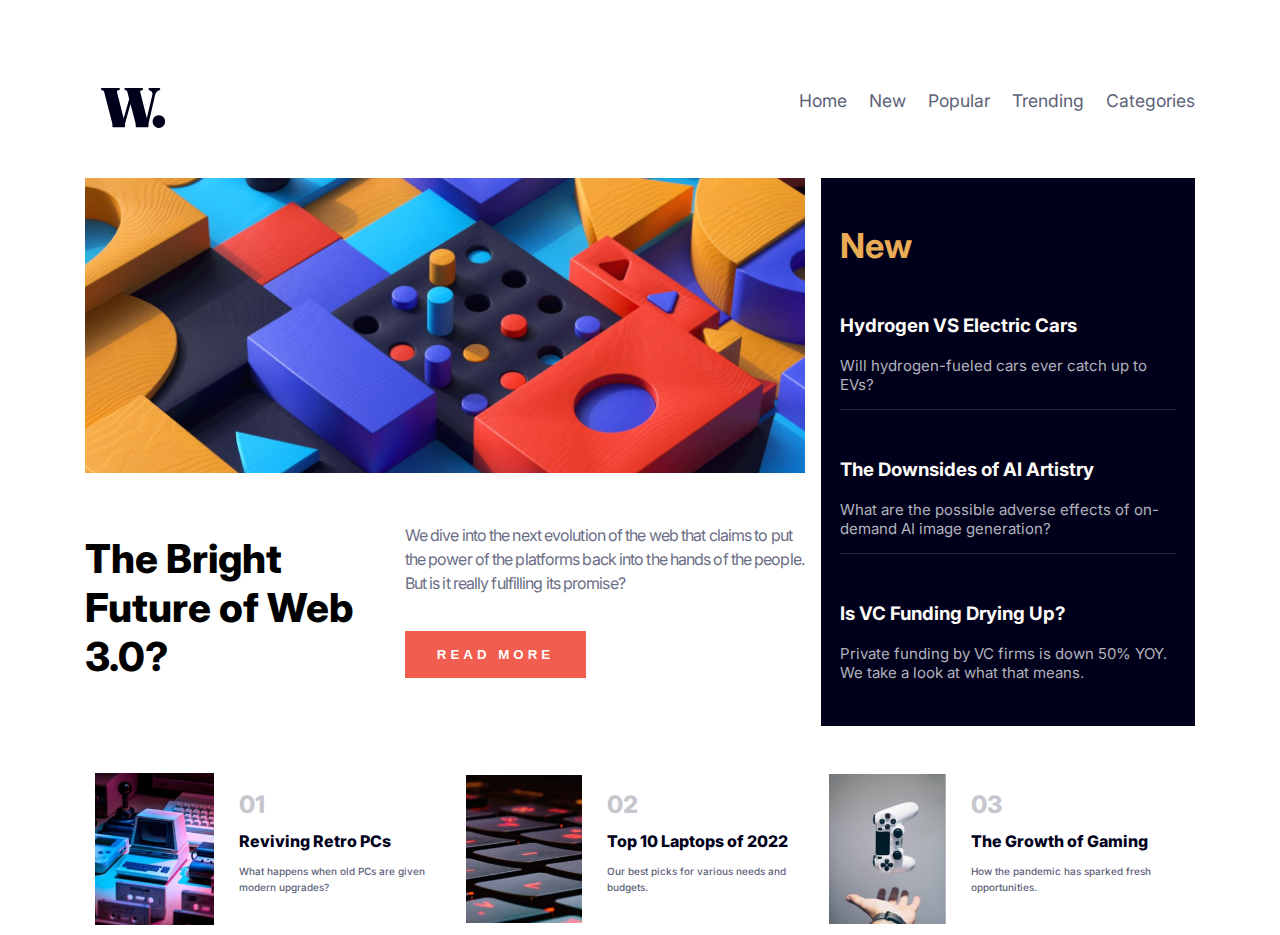
<file: index.html>
<!DOCTYPE html>
<html lang="en">

<head>
    <meta charset="UTF-8">
    <meta http-equiv="X-UA-Compatible" content="IE=edge">
    <meta name="viewport" content="width=device-width, initial-scale=1.0">
    <link rel="icon" href="./assets/images/Sandra-log.png">
    <link rel="stylesheet" href="./style.css">


    <title>Frontend Mentor | News homepage</title>
</head>

<body>


    <div class="box-geral">

        <header>

            <div class="content_header">

                <div class="content_icon_menu">
                    <img class="img_logo" src="./assets/images/logo.svg" alt="logo">
                    <img class="img_hanburgue" src="./assets/images/icon-menu.svg" onclick="openNav()" alt="icon-menu">
                </div>

                <div id="mySidenav" class="sidenav content-menu">
                    <a href="javascript:void(0)" class="closebtn" onclick="closeNav()">&times;</a>

                    <nav>
                        <ul>
                            <li>
                                <a href="#">Home</a>
                            </li>
                            <li>
                                <a href="#">New</a>

                            </li>
                            <li>
                                <a href="#">Popular</a>

                            </li>
                            <li>
                                <a href="#">Trending</a>
                            </li>
                            <li>
                                <a href="#">Categories</a>
                            </li>
                        </ul>


                    </nav>
                </div>

            </div>

        </header>

        <main>
            <div class="grid-container">

                <div class="bight_Future_container grid-item item1">
                    <div class="bight_Future_container_img">
                        <img class="image_mobile" src="./assets/images/image-web-3-mobile.jpg" alt="image-web-3-mobile">
                        <img class="image_desktop" src="./assets/images/image-web-3-desktop.jpg"
                            alt="image-web-3-mobile">
                    </div>

                    <div class="bight_Future_container">

                        <div class="bight_Future_container_desktop">

                            <div>
                                <h1 class="title_bight_Future">
                                    The Bright Future of Web 3.0?
                                </h1>
                            </div>

                            <div class="content-text_bight">
                                <p class="text_bight_Future">
                                    We dive into the next evolution of the web that claims to put the power of the
                                    platforms back into the hands of the people.
                                    But is it really fulfilling its promise?
                                </p>
                                <button class="btn-read">
                                    READ MORE
                                </button>
                            </div>
                        </div>
                    </div>

                </div>


                <div class="new_container grid-item item2">

                    <h2 class="sub_titulo_new">New</h2>

                    <div class="new_whappe">
                        <h3 class="new_sub__title">
                            Hydrogen VS Electric Cars
                        </h3>
                        <p>
                            Will hydrogen-fueled cars ever catch up to EVs?
                        </p>
                    </div>

                    <div class="new_whappe">
                        <h3 class="new_sub__title">
                            The Downsides of AI Artistry
                        </h3>
                        <p>
                            What are the possible adverse effects of on-demand AI image generation?
                        </p>
                    </div>

                    <div>
                        <h3 class="new_sub__title">
                            Is VC Funding Drying Up?
                        </h3>
                        <p>
                            Private funding by VC firms is down 50% YOY. We take a look at what that means.
                        </p>
                    </div>

                </div>


                <div class="content_featured grid-item item5">

                    <div class="featured__article">

                        <img src="./assets/images/image-retro-pcs.jpg" alt="retro">

                        <div class="featured__article_text">

                            <strong>
                                01
                            </strong>
                            <h2 class="featured_sub__title">
                                Reviving Retro PCs
                            </h2>

                            <p class="featured_sub__text">
                                What happens when old PCs are given modern upgrades?
                            </p>

                        </div>
                    </div>

                    <div class="featured__article">

                        <img src="./assets/images/image-top-laptops.jpg" alt="Laptopss">

                        <div class="featured__article_text">
                            <strong>
                                02
                            </strong>

                            <h2 class="featured_sub__title">
                                Top 10 Laptops of 2022
                            </h2>

                            <p class="featured_sub__text">
                                Our best picks for various needs and budgets.
                            </p>

                        </div>
                    </div>


                    <div class="featured__article">

                        <img src="./assets/images/image-gaming-growth.jpg" alt="Gaming">

                        <div class="featured__article_text">
                            <strong>
                                03
                            </strong>

                            <h2 class="featured_sub__title">
                                The Growth of Gaming
                            </h2>

                            <p class="featured_sub__text">
                                How the pandemic has sparked fresh opportunities.
                            </p>
                        </div>

                    </div>


                </div>
            </div>

        </main>


    </div>

    <script src="./main.js"></script>

</body>

</html>
</file>
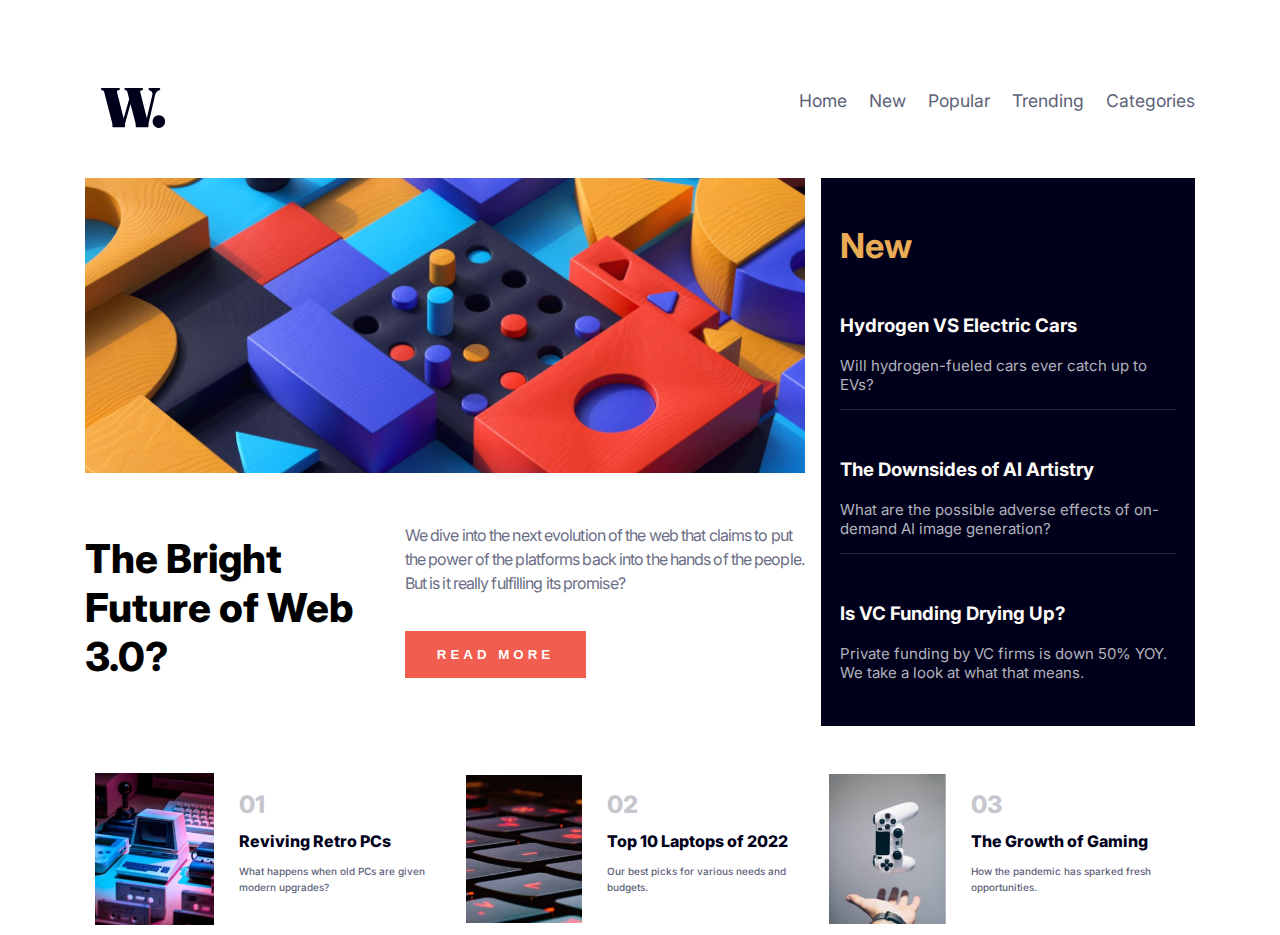
<file: index2.html>
<!DOCTYPE html>
<html lang="pt-Br">

<head>
    <meta charset="UTF-8">
    <meta http-equiv="X-UA-Compatible" content="IE=edge">
    <meta name="viewport" content="width=device-width, initial-scale=1.0">
    <link rel="icon" href="./assets/images/Sandra-log.png">
    <link rel="stylesheet" href="./style.css">


    <title>Frontend Mentor | News homepage</title>
</head>

<body>

    <div class="box-geral">

        <header>

            <div class="content_header">

                <div class="content_icon_menu">
                    <img class="img_logo" src="./assets/images/logo.svg" alt="logo">
                    <img class="img_hanburgue" src="./assets/images/icon-menu.svg" onclick="openNav()" alt="icon-menu">
                </div>

                <div id="mySidenav" class="sidenav content-menu">

                    <nav>
                        <ul>
                            <a href="javascript:void(0)" class="closebtn" onclick="closeNav()">&times;</a>
                            <li>
                                <a href="#">Home</a>
                            </li>
                            <li>
                                <a href="#">New</a>

                            </li>
                            <li>
                                <a href="#">Popular</a>

                            </li>
                            <li>
                                <a href="#">Trending</a>
                            </li>
                            <li>
                                <a href="#">Categories</a>
                            </li>
                        </ul>


                    </nav>
                </div>

            </div>

        </header>



        <div class="grid-container">



            <div class="bight_Future_container grid-item item1">
                <div class="bight_Future_container_img">
                    <img class="image_mobile" src="./assets/images/image-web-3-mobile.jpg" alt="image-web-3-mobile">
                    <img class="image_desktop" src="./assets/images/image-web-3-desktop.jpg" alt="image-web-3-mobile">

                </div>

                <div class="bight_Future_container">

                    <div class="bight_Future_container_desktop">

                        <div>
                            <h1 class="title_bight_Future">
                                The Bright Future of Web 3.0?
                            </h1>
                        </div>
                        <div class="content-text_bight">
                            <p class="text_bight_Future">
                                We dive into the next evolution of the web that claims to put the power of the platforms
                                back
                                into
                                the hands of the people.
                                But is it really fulfilling its promise?
                            </p>
                            <button class="btn-read">
                                READ MORE
                            </button>
                        </div>
                    </div>
                </div>

            </div>


            <div class="new_container grid-item item2">

                <h2 class="sub_titulo_new">New</h2>

                <div class="new_whappe">
                    <h3 class="new_sub__title">
                        Hydrogen VS Electric Cars
                    </h3>
                    <p>
                        Will hydrogen-fueled cars ever catch up to EVs?
                    </p>
                </div>

                <div class="new_whappe">
                    <h3 class="new_sub__title">
                        The Downsides of AI Artistry
                    </h3>
                    <p>
                        What are the possible adverse effects of on-demand AI image generation?
                    </p>
                </div>

                <div>
                    <h3 class="new_sub__title">
                        Is VC Funding Drying Up?
                    </h3>
                    <p>
                        Private funding by VC firms is down 50% YOY. We take a look at what that means.
                    </p>
                </div>

            </div>


            <div class="content_featured grid-item item5">

                <div class="featured__article">

                    <img src="./assets/images/image-retro-pcs.jpg" alt="retro">

                    <div class="featured__article_text">

                        <strong>
                            01
                        </strong>
                        <h2 class="featured_sub__title">
                            Reviving Retro PCs
                        </h2>

                        <p class="featured_sub__text">
                            What happens when old PCs are given modern upgrades?
                        </p>

                    </div>
                </div>

                <div class="featured__article">

                    <img src="./assets/images/image-top-laptops.jpg" alt="Laptopss">

                    <div class="featured__article_text">
                        <strong>
                            02
                        </strong>

                        <h2 class="featured_sub__title">
                            Top 10 Laptops of 2022
                        </h2>

                        <p class="featured_sub__text">
                            Our best picks for various needs and budgets.
                        </p>

                    </div>
                </div>


                <div class="featured__article">

                    <img src="./assets/images/image-gaming-growth.jpg" alt="Gaming">

                    <div class="featured__article_text">
                        <strong>
                            03
                        </strong>

                        <h2 class="featured_sub__title">
                            The Growth of Gaming
                        </h2>

                        <p class="featured_sub__text">
                            How the pandemic has sparked fresh opportunities.
                        </p>
                    </div>

                </div>


            </div>
        </div>



    </div>

    <script src="./main.js"></script>

</body>

</html>
</file>
<file: style.css>
@import url('https://fonts.googleapis.com/css2?family=Barlow:wght@600&family=Fraunces:opsz,wght@9..144,700;9..144,900&family=Inter:wght@400;700;800&family=Open+Sans:wght@500;700&family=PT+Serif:wght@700&family=Roboto:ital,wght@0,400;0,500;1,400&display=swap');

:root {

    --Softorange: hsl(35, 77%, 62%);
    --Softred: hsl(5, 85%, 63%);
    --Off-white: hsl(36, 100%, 99%);
    --Grayishblue: hsl(233, 8%, 79%);
    --Darkgrayishblue: hsl(236, 13%, 42%);
    --Verydarkblue: hsl(240, 100%, 5%);
    --border-bottom: #5d5f795e;
    --Fontsizeparagraph: 15px;


}

body {
    font-family: "Inter";
    box-sizing: border-box;
    padding: 0;
    margin: 0;
    cursor: pointer;

}

.box-geral {
    margin: 1rem;

}

li {
    text-decoration: none;
    list-style: none;
}

/*menu-header*/

.content_icon_menu {
    width: 100%;
    display: flex;
    justify-content: space-between;
    align-items: center;
    margin: 1.5rem 0;
}

.img_logo {
    width: 15%;
}

.image_desktop {
    display: none;
}

nav {
    display: flex;
}

.sidenav {
    height: 100%;
    width: 0;
    position: fixed;
    z-index: 1;
    top: 0;
    left: 0;
    background: var(--Off-white);
    overflow-x: hidden;
    transition: 0.5s;
    padding-top: 5rem;
}

.sidenav a {
    padding: 0.9375rem 0 0.9375rem 1.375rem;
    text-decoration: none;
    font-size: clamp(1.1rem, .75rem + .52vw, 1.1rem);
    color: var(--Darkgrayishblue);
    display: block;
    transition: 0.3s;
    list-style: none;
}

.sidenav a:hover {
    color: var(--Softorange);
}

.sidenav .closebtn {
    position: absolute;
    top: 0;
    right: 1rem;
    font-size: 2rem;
}




/* fim menu-header*/



/*bight_Future_container*/


.bight_Future_container_img img {
    width: 100%;
}

.bight_Future_container {
    margin-bottom: 1rem;
}

.title_bight_Future {
    font-size: 2.5rem;
    font-weight: 800;

}

.text_bight_Future {
    color: var(--Darkgrayishblue);
    letter-spacing: -0.9px;
    line-height: 1.5;
    opacity: 0.9;
    font-size: 1rem;
    margin-bottom: 1.625rem;

}

.btn-read {

    background: var(--Softred);
    color: var(--Off-white);
    border: none;
    padding: 1rem 2rem;
    font-weight: 600;
    letter-spacing: 4px;
    margin-bottom: 2rem;
    transition: all 0.5s ease-out;
    ;

}

.btn-read:hover {
    background: var(--Verydarkblue);
    color: var(--Off-white);
}

/*fim bight_Future_container*/


/*new_container */

.new_container {
    background: var(--Verydarkblue);
    color: var(--Off-white);
    padding: 1.2rem;
}

.sub_titulo_new {
    color: var(--Softorange);
    font-size: 2rem;
    transition: all 0.5s ease-out;
    ;

}

.new_sub__title:hover {
    color: var(--Softorange);
}

.new_container p {
    font-size: 15px;
    opacity: 0.9;
    color: var(--Grayishblue);
}

/*  featured*/

.featured__article {

    align-items: center;
    display: flex;
    flex-direction: row;
    justify-content: space-between;
    position: relative;
    margin-top: 1.3rem;
}

.new_whappe:not(:last-of-type) {
    border-bottom: 1px solid var(--border-bottom);
    margin-bottom: 1.9rem;
}


.featured__article img {

    max-width: 33%;
}

.featured__article_text {
    max-width: 60%;
}


strong {

    color: var(--Grayishblue);
    font-weight: 800;
    height: 2.5rem;
    line-height: 1;
    font-size: 1.5rem;

}

.featured_sub__title {

    font-size: 1rem;
    font-weight: 800;
    margin-bottom: 0.75rem;
    color: var(--Verydarkblue);
    transition: all 0.5s ease-out;
    ;
}

.featured_sub__title:hover {
    color: var(--Softred);
}

.featured_sub__text {
    color: var(--Darkgrayishblue);
    font-size: 0.9rem;
    font-weight: 500;
    line-height: 1.6;
}


/*footer*/
footer {
    margin-top: 1.25rem;
    padding: 0.5rem;
    text-align: center;
}

.footer_link {

    color: #5d5f79;
    text-decoration: none;

}




/* For tablets: */



@media screen and (max-height: 450px) {
    .sidenav {
        padding-top: 15px;
    }

    .sidenav a {
        font-size: 18px;
    }
}

@media only screen and (min-width: 600px) {


    .img_hanburgue {
        display: none;
    }

    .img_logo {
        width: 10%;
        margin-top: 1rem;
        padding-left: 1rem;
    }

    .bight_Future_container {
        margin: 0 auto;
        text-align: center;

    }

    .new_container {
        width: 75%;
        text-align: center;
        margin: 0 auto;
    }

    .content_featured {
        display: grid;
    }

    .content_featured {
        display: grid;
        grid-template-columns: auto auto auto;
        gap: 10px;
        padding: 10px;
    }


    .featured_sub__text {

        font-size: 10px;

    }

}



@media only screen and (min-width: 800px) {



    .grid-container {
        display: grid;
        gap: 1rem;
        max-width: 69.400rem;

    }

    .grid-item {
        text-align: left;
    }

    .item1 {
        grid-column: 1 / span 2;
        grid-row: 1;
    }

    .item2 {
        grid-column: 3;
        grid-row: 1 / span 2;
        width: auto;
    }

    .item5 {
        grid-column: 1 / span 3;
        grid-row: 3;
    }

    .box-geral {
        max-width: 69.375rem;
        margin: 0 auto;
    }

    .content-menu {
        display: contents;
    }

    .sidenav .closebtn {
        display: none;
    }



    .bight_Future_container_desktop {
        display: flex;
        text-align: left;
    }

    .bight_Future_container_img {
        margin-bottom: 1.875rem;
    }

    .content_header {
        display: flex;
        align-items: center;
        justify-content: center;
        margin: 0 auto;
        padding: 3rem 0 1.6rem;
    }



    ul {
        display: flex;
        list-style: none;
        text-decoration: none;


    }

    .image_desktop {
        display: inline-block;
    }

    .image_mobile {
        display: none;
    }

    .bight_Future_container {
        max-width: unset;
        text-align: left;
        width: 100%;

    }



    .sub_titulo_new {
        font-size: clamp(1.44rem, 1.16rem + 1.38vw, 2.15rem);
        font-weight: 700;
        margin-bottom: 2.1875rem;
    }


    .new_whappe:not(:last-of-type) {
        margin: 3rem 0px 3rem 0rem;
        border-bottom: 1px solid var(--border-bottom);


    }

    .text_bight_Future {
        margin-bottom: 2.25rem;
    }

    .bight_Future_container_desktop>* {
        max-width: 400px;

    }
}
</file>
